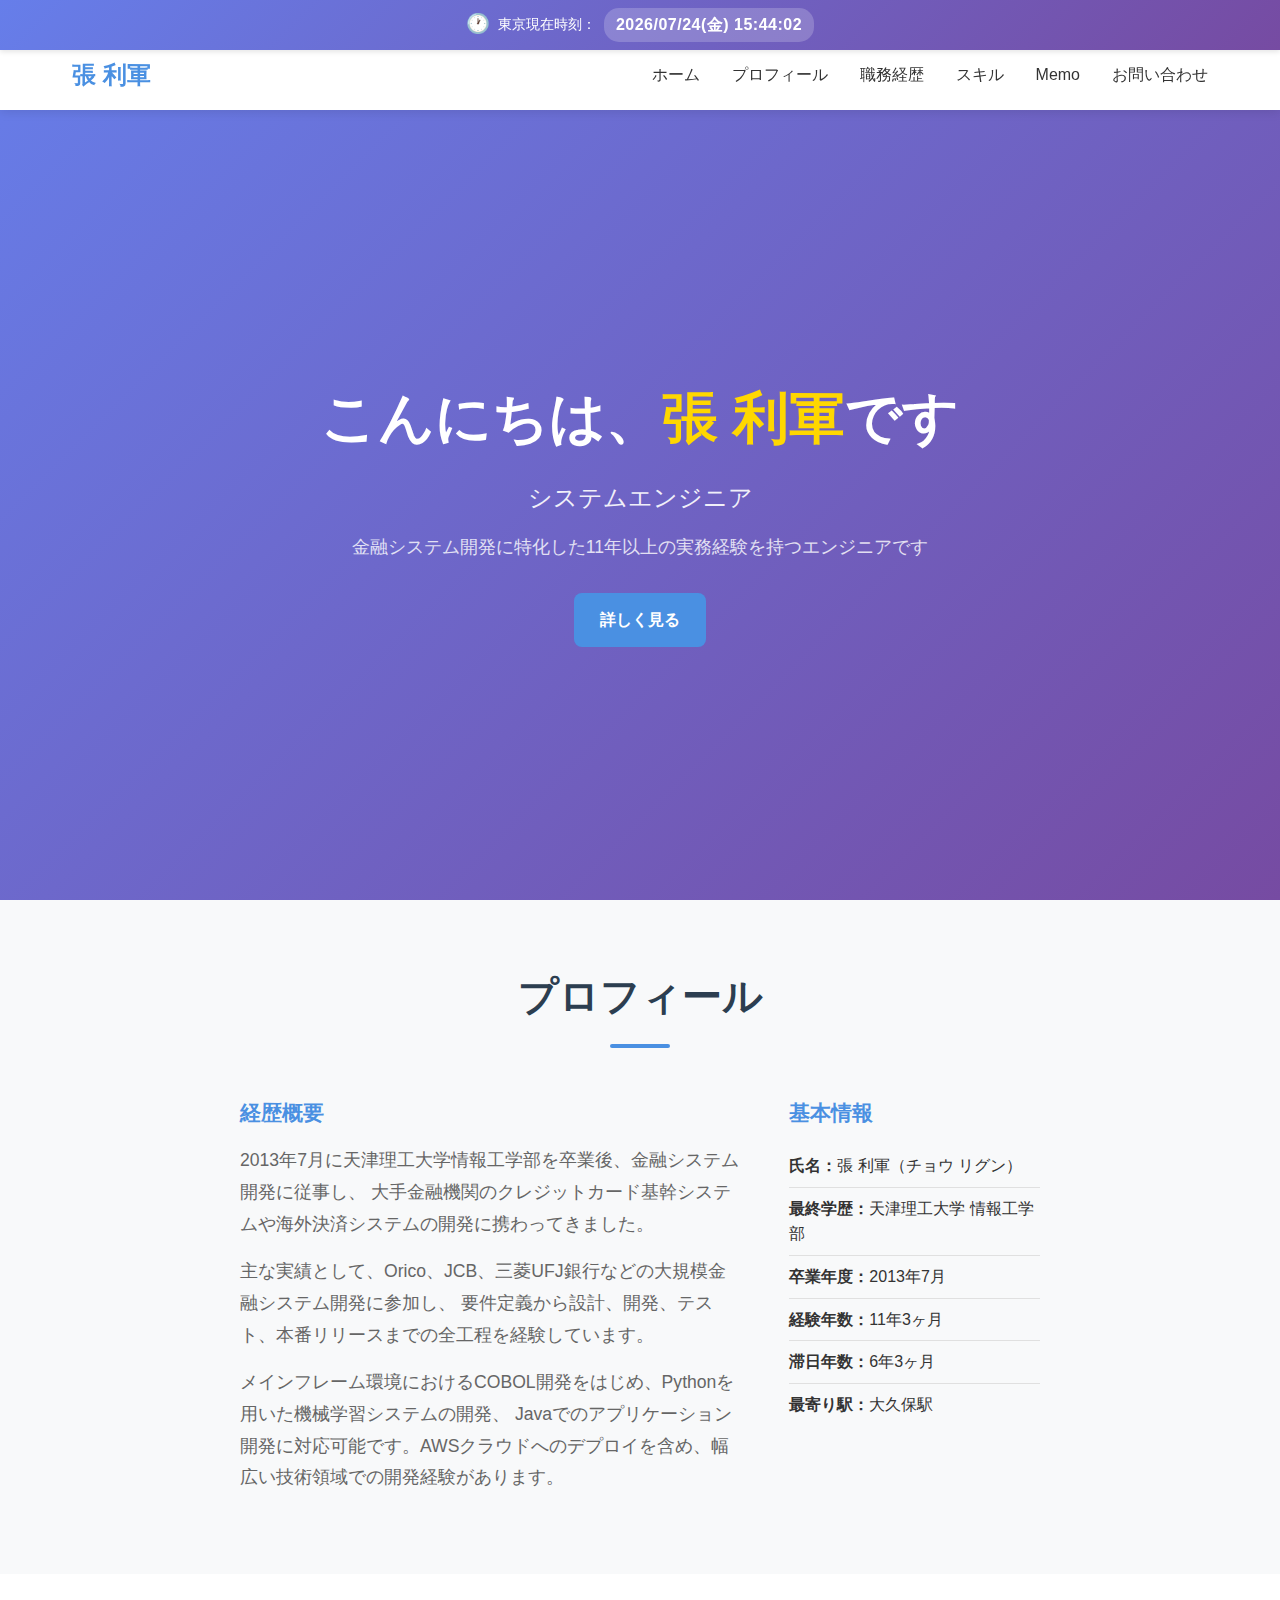
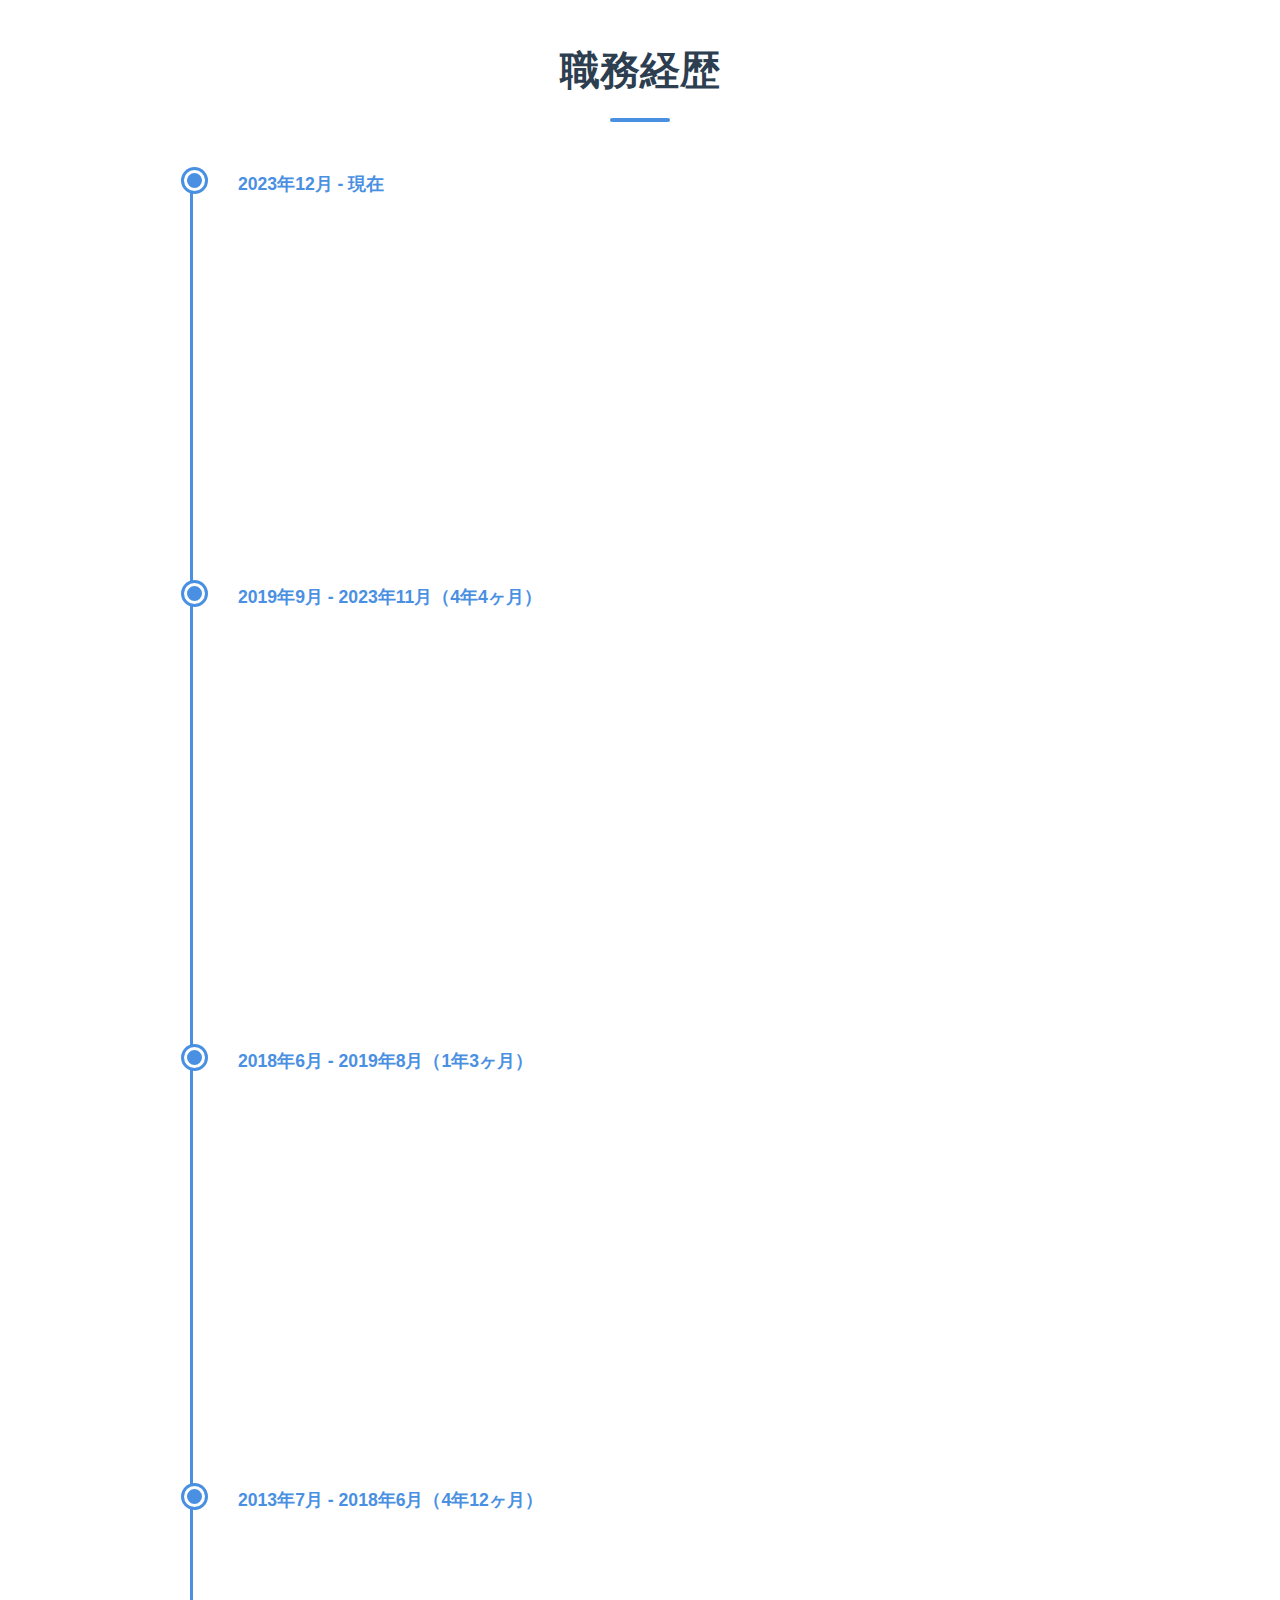
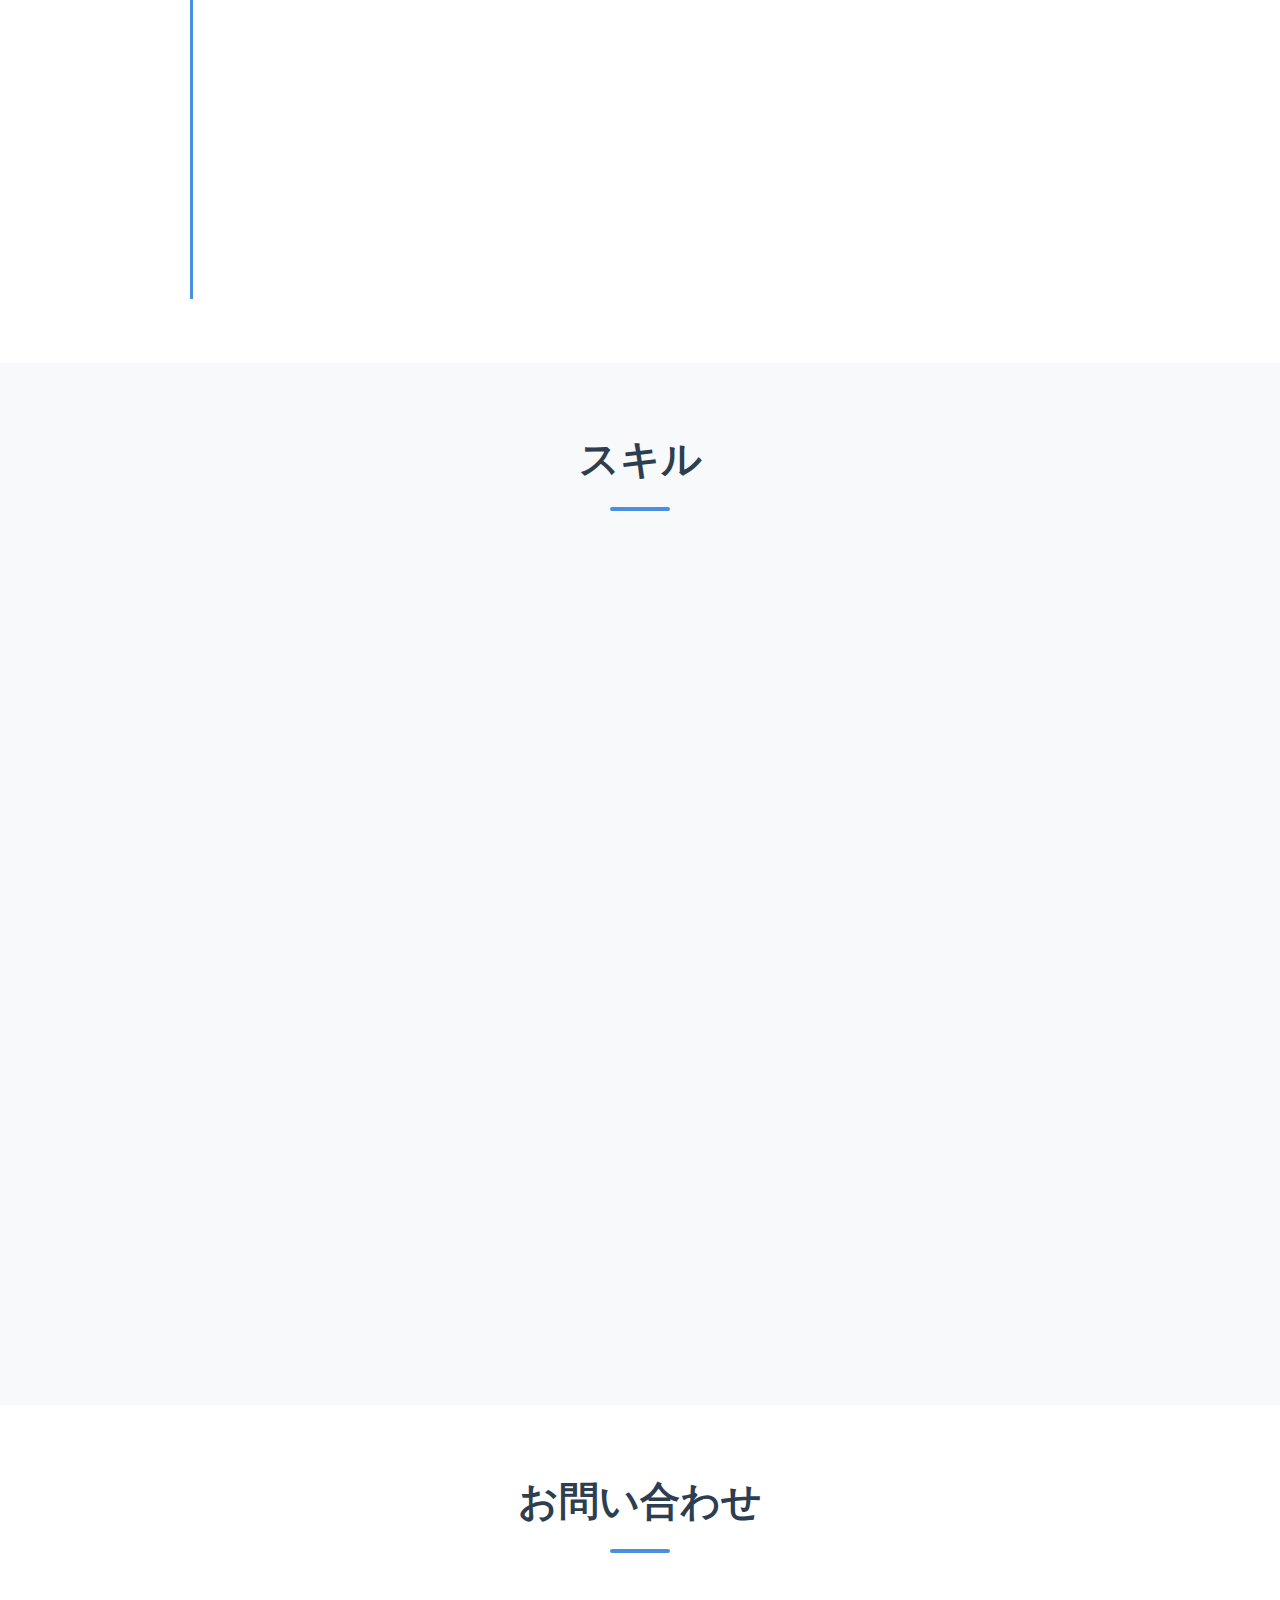
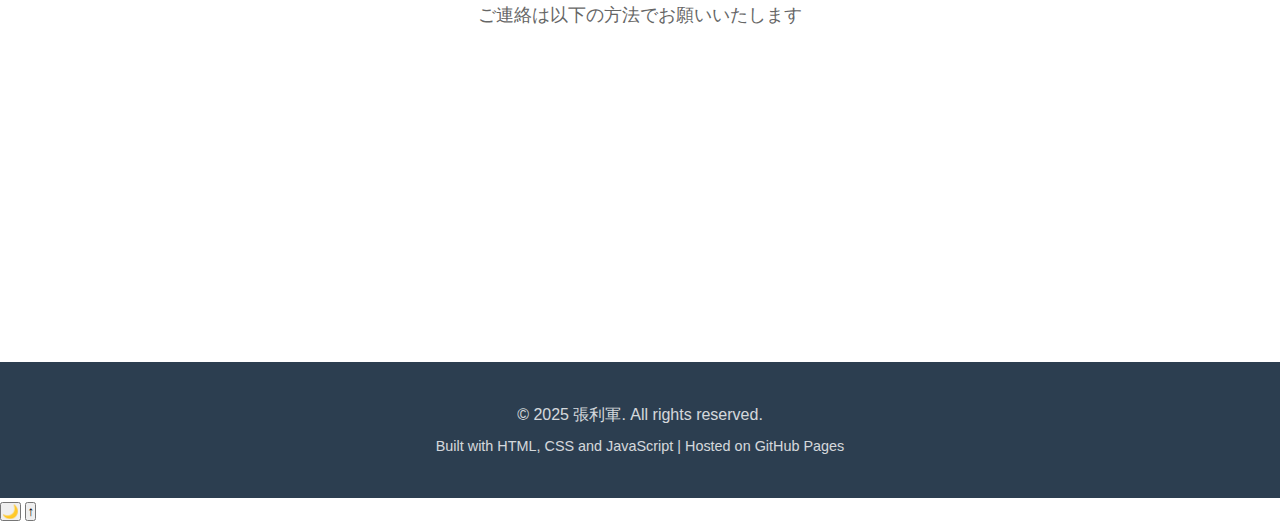
<file: index.html>
<!DOCTYPE html>
<html lang="ja">

<head>
    <meta charset="UTF-8">
    <meta name="viewport" content="width=device-width, initial-scale=1.0">

    <!-- SEO基本タグ -->
    <meta name="description" content="張利軍 - 11年以上の経験を持つ金融システムエンジニア。COBOL、Python、Java、AWS等の技術を活用し、三菱UFJ銀行、JCBなど大手金融機関のシステム開発に携わっています。">
    <meta name="keywords" content="張利軍,システムエンジニア,金融システム,COBOL,Python,Java,AWS,三菱UFJ銀行,JCB,ISO20022,クレジットカード,メインフレーム">
    <meta name="author" content="張利軍">
    <meta name="robots" content="index, follow">
    <meta name="language" content="Japanese">
    <link rel="canonical" href="https://lijzhang-pi.github.io/mysite/">

    <!-- Open Graph / Facebook -->
    <meta property="og:type" content="website">
    <meta property="og:url" content="https://lijzhang-pi.github.io/mysite/">
    <meta property="og:title" content="張利軍 - 金融システムエンジニア | 11年以上の実務経験">
    <meta property="og:description" content="COBOL、Python、Java、AWSを駆使した金融システム開発のプロフェッショナル。三菱UFJ銀行、JCBなど大手金融機関でのプロジェクト経験多数。">
    <meta property="og:image" content="https://lijzhang-pi.github.io/mysite/assets/og-image.jpg">
    <meta property="og:locale" content="ja_JP">
    <meta property="og:site_name" content="張利軍 ポートフォリオ">

    <!-- Twitter Card -->
    <meta name="twitter:card" content="summary_large_image">
    <meta name="twitter:url" content="https://lijzhang-pi.github.io/mysite/">
    <meta name="twitter:title" content="張利軍 - 金融システムエンジニア">
    <meta name="twitter:description" content="11年以上の経験を持つ金融システムエンジニア。COBOL、Python、Java、AWS等の技術を活用。">
    <meta name="twitter:image" content="https://lijzhang-pi.github.io/mysite/assets/og-image.jpg">

    <!-- アプリケーションメタ -->
    <meta name="theme-color" content="#667eea">
    <meta name="apple-mobile-web-app-capable" content="yes">
    <meta name="apple-mobile-web-app-status-bar-style" content="black-translucent">
    <meta name="apple-mobile-web-app-title" content="張利軍">
    <meta name="format-detection" content="telephone=no">

    <title>張利軍 - 金融システムエンジニア | COBOL・Python・Java・AWS</title>

    <!-- リソースプリロード -->
    <link rel="preload" href="styles/main.css" as="style">
    <link rel="stylesheet" href="styles/main.css">
    <link rel="manifest" href="manifest.json">

    <!-- DNS プリフェッチ -->
    <link rel="dns-prefetch" href="https://lijzhang-pi.github.io">

    <!-- 構造化データ (Schema.org JSON-LD) -->
    <script type="application/ld+json">
    {
      "@context": "https://schema.org",
      "@type": "Person",
      "name": "張利軍",
      "alternateName": "Lijun Zhang",
      "url": "https://lijzhang-pi.github.io/mysite/",
      "image": "https://lijzhang-pi.github.io/mysite/assets/profile.jpg",
      "jobTitle": "システムエンジニア",
      "worksFor": {
        "@type": "Organization",
        "name": "三菱UFJ銀行"
      },
      "description": "11年以上の経験を持つ金融システムエンジニア。COBOL、Python、Java、AWS等の技術を活用し、大手金融機関のシステム開発に携わる。",
      "email": "lijzhang@outlook.com",
      "alumniOf": {
        "@type": "CollegeOrUniversity",
        "name": "専門学校"
      },
      "knowsAbout": [
        "COBOL",
        "Python",
        "Java",
        "AWS",
        "IBM z/OS",
        "DB2",
        "金融システム開発",
        "ISO20022",
        "クレジットカードシステム"
      ],
      "sameAs": [
        "https://github.com/lijzhang-pi"
      ],
      "address": {
        "@type": "PostalAddress",
        "addressLocality": "東京",
        "addressRegion": "東京都",
        "addressCountry": "JP"
      }
    }
    </script>
</head>

<body>
    <!-- 東京時間表示 -->
    <div class="time-bar">
        <div class="container">
            <div class="time-display">
                <span class="time-icon">🕐</span>
                <span class="time-label">東京現在時刻：</span>
                <span id="tokyo-time" class="time-value">読み込み中...</span>
            </div>
        </div>
    </div>

    <!-- ナビゲーションバー -->
    <nav class="navbar" role="navigation" aria-label="メインナビゲーション">
        <div class="container">
            <div class="nav-brand">
                <h2>張 利軍</h2>
            </div>
            <button class="nav-toggle" aria-label="メニュー切替" aria-expanded="false" aria-controls="main-menu">
                <span aria-hidden="true"></span>
                <span aria-hidden="true"></span>
                <span aria-hidden="true"></span>
            </button>
            <ul class="nav-menu" id="main-menu" role="menubar">
                <li><a href="#home" class="nav-link">ホーム</a></li>
                <li><a href="#about" class="nav-link">プロフィール</a></li>
                <li><a href="#experience" class="nav-link">職務経歴</a></li>
                <li><a href="#skills" class="nav-link">スキル</a></li>
                <li><a href="memo.html" class="nav-link">Memo</a></li>
                <li><a href="#contact" class="nav-link">お問い合わせ</a></li>
            </ul>
        </div>
    </nav>

    <!-- ヒーローセクション -->
    <section id="home" class="hero" role="banner" aria-label="イントロダクション">
        <div class="container">
            <div class="hero-content">
                <h1 class="hero-title">こんにちは、<span class="highlight">張 利軍</span>です</h1>
                <p class="hero-subtitle">システムエンジニア</p>
                <p class="hero-description">
                    金融システム開発に特化した11年以上の実務経験を持つエンジニアです
                </p>
                <a href="#about" class="btn btn-primary" aria-label="プロフィールセクションへ移動">詳しく見る</a>
            </div>
        </div>
    </section>

    <!-- プロフィール -->
    <section id="about" class="section about" role="region" aria-labelledby="about-title">
        <div class="container">
            <h2 id="about-title" class="section-title">プロフィール</h2>
            <div class="about-content">
                <div class="about-grid">
                    <div class="about-text">
                        <h3>経歴概要</h3>
                        <p>
                            2013年7月に天津理工大学情報工学部を卒業後、金融システム開発に従事し、
                            大手金融機関のクレジットカード基幹システムや海外決済システムの開発に携わってきました。
                        </p>
                        <p>
                            主な実績として、Orico、JCB、三菱UFJ銀行などの大規模金融システム開発に参加し、
                            要件定義から設計、開発、テスト、本番リリースまでの全工程を経験しています。
                        </p>
                        <p>
                            メインフレーム環境におけるCOBOL開発をはじめ、Pythonを用いた機械学習システムの開発、
                            Javaでのアプリケーション開発に対応可能です。AWSクラウドへのデプロイを含め、幅広い技術領域での開発経験があります。
                        </p>
                    </div>
                    <div class="about-info">
                        <h3>基本情報</h3>
                        <ul class="info-list">
                            <li><strong>氏名：</strong>張 利軍（チョウ リグン）</li>
                            <li><strong>最終学歴：</strong>天津理工大学 情報工学部</li>
                            <li><strong>卒業年度：</strong>2013年7月</li>
                            <li><strong>経験年数：</strong>11年3ヶ月</li>
                            <li><strong>滞日年数：</strong>6年3ヶ月</li>
                            <li><strong>最寄り駅：</strong>大久保駅</li>
                        </ul>
                    </div>
                </div>
            </div>
        </div>
    </section>

    <!-- 職務経歴 -->
    <section id="experience" class="section projects" role="region" aria-labelledby="experience-title">
        <div class="container">
            <h2 class="section-title">職務経歴</h2>
            <div class="timeline">
                <!-- プロジェクト1 -->
                <div class="timeline-item">
                    <div class="timeline-date">2023年12月 - 現在</div>
                    <div class="project-card">
                        <div class="project-header">
                            <h3 class="project-title">OVS-BAS（三菱UFJ銀行海外システム）</h3>
                            <span class="role-badge">SE</span>
                        </div>
                        <div class="project-info">
                            <p class="project-description">
                                三菱UFJ銀行の海外基幹システムにおけるSWIFT ISO20022対応プロジェクト。
                                MTフォーマットからMXフォーマットへの変更に伴い、camt電文処理機能の開発、
                                画面・帳票改修、インターフェース構築を担当。
                            </p>
                            <div class="project-details">
                                <div><strong>規模：</strong>30名</div>
                                <div><strong>担当工程：</strong>基本設計、製造、テスト、本番リリース</div>
                            </div>
                            <div class="project-tags">
                                <span class="tag">IBM z/OS</span>
                                <span class="tag">COBOL</span>
                                <span class="tag">JCL</span>
                                <span class="tag">DB2</span>
                                <span class="tag">ISO20022</span>
                            </div>
                        </div>
                    </div>
                </div>

                <!-- プロジェクト2 -->
                <div class="timeline-item">
                    <div class="timeline-date">2019年9月 - 2023年11月（4年4ヶ月）</div>
                    <div class="project-card">
                        <div class="project-header">
                            <h3 class="project-title">JENIUS（JCBクレジットカード基幹システム）</h3>
                            <span class="role-badge">SE</span>
                        </div>
                        <div class="project-info">
                            <p class="project-description">
                                JCBのクレジットカード基幹システムにおける加盟店情報・売上管理機能の開発。
                                システム化要件定義から本番リリースまでの全工程を担当。
                                主な案件：媒体切替、加盟店口座クリーニング、テスト売上データ有効性チェック、ISO20022対応。
                            </p>
                            <div class="project-details">
                                <div><strong>規模：</strong>50名</div>
                                <div><strong>担当工程：</strong>要件定義、基本設計、詳細設計、製造、テスト、リリース</div>
                            </div>
                            <div class="project-tags">
                                <span class="tag">IBM z/OS</span>
                                <span class="tag">COBOL</span>
                                <span class="tag">Java</span>
                                <span class="tag">DB2</span>
                            </div>
                        </div>
                    </div>
                </div>

                <!-- プロジェクト3 -->
                <div class="timeline-item">
                    <div class="timeline-date">2018年6月 - 2019年8月（1年3ヶ月）</div>
                    <div class="project-card">
                        <div class="project-header">
                            <h3 class="project-title">IP-ASSET（ソーシャル評判分析システム）</h3>
                            <span class="role-badge">SE</span>
                        </div>
                        <div class="project-info">
                            <p class="project-description">
                                融資先企業・店舗のソーシャルメディアにおける評判を取得・分析するシステム。
                                Yahoo、Googleロコなどの外部APIと連携し、口コミ情報を取得。
                                TensorFlowを用いた自然言語処理により、センチメント分析（Positive/Neutral/Negative）を実装。
                            </p>
                            <div class="project-details">
                                <div><strong>規模：</strong>10名</div>
                                <div><strong>担当工程：</strong>全工程（要件定義～リリース）</div>
                            </div>
                            <div class="project-tags">
                                <span class="tag">Python</span>
                                <span class="tag">Angular</span>
                                <span class="tag">MongoDB</span>
                                <span class="tag">TensorFlow</span>
                                <span class="tag">機械学習</span>
                            </div>
                        </div>
                    </div>
                </div>

                <!-- プロジェクト4 -->
                <div class="timeline-item">
                    <div class="timeline-date">2013年7月 - 2018年6月（4年12ヶ月）</div>
                    <div class="project-card">
                        <div class="project-header">
                            <h3 class="project-title">HELIOS（Oricoクレジットカードシステム）</h3>
                            <span class="role-badge">PG</span>
                        </div>
                        <div class="project-info">
                            <p class="project-description">
                                オリエントコーポレーションのクレジットカード基幹システム開発。
                                詳細設計書に基づくCOBOLプログラミング、単体テスト、結合テスト、
                                システムテストの実施。TWS JOBNETの運用管理も担当。
                            </p>
                            <div class="project-details">
                                <div><strong>規模：</strong>1200名</div>
                                <div><strong>担当工程：</strong>詳細設計、製造、テスト</div>
                            </div>
                            <div class="project-tags">
                                <span class="tag">IBM z/OS</span>
                                <span class="tag">COBOL</span>
                                <span class="tag">JCL</span>
                                <span class="tag">DB2</span>
                                <span class="tag">HLL/WB</span>
                            </div>
                        </div>
                    </div>
                </div>
            </div>
        </div>
    </section>

    <!-- スキル -->
    <section id="skills" class="section skills" role="region" aria-labelledby="skills-title">
        <div class="container">
            <h2 id="skills-title" class="section-title">スキル</h2>
            <div class="skills-container">
                <!-- OS/機種 -->
                <div class="skill-category">
                    <h3 class="skill-category-title">OS / 機種</h3>
                    <div class="skill-items">
                        <div class="skill-item">
                            <span class="skill-name">Windows</span>
                            <span class="skill-level level-a">A - 精通</span>
                        </div>
                        <div class="skill-item">
                            <span class="skill-name">IBM z/OS</span>
                            <span class="skill-level level-a">A - 精通</span>
                        </div>
                        <div class="skill-item">
                            <span class="skill-name">Linux</span>
                            <span class="skill-level level-b">B - 単独可能</span>
                        </div>
                        <div class="skill-item">
                            <span class="skill-name">Mac OS</span>
                            <span class="skill-level level-b">B - 単独可能</span>
                        </div>
                    </div>
                </div>

                <!-- プログラミング言語 -->
                <div class="skill-category">
                    <h3 class="skill-category-title">プログラミング言語</h3>
                    <div class="skill-items">
                        <div class="skill-item">
                            <span class="skill-name">COBOL</span>
                            <span class="skill-level level-a">A - 精通</span>
                        </div>
                        <div class="skill-item">
                            <span class="skill-name">Python</span>
                            <span class="skill-level level-b">B - 単独可能</span>
                        </div>
                        <div class="skill-item">
                            <span class="skill-name">Java</span>
                            <span class="skill-level level-c">B - 単独可能</span>
                        </div>
                        <div class="skill-item">
                            <span class="skill-name">JCL</span>
                            <span class="skill-level level-a">A - 精通</span>
                        </div>
                        <div class="skill-item">
                            <span class="skill-name">Easy-Plus</span>
                            <span class="skill-level level-b">A - 精通</span>
                        </div>
                    </div>
                </div>

                <!-- データベース -->
                <div class="skill-category">
                    <h3 class="skill-category-title">データベース</h3>
                    <div class="skill-items">
                        <div class="skill-item">
                            <span class="skill-name">DB2</span>
                            <span class="skill-level level-a">A - 精通</span>
                        </div>
                        <div class="skill-item">
                            <span class="skill-name">Oracle</span>
                            <span class="skill-level level-b">B - 単独可能</span>
                        </div>
                        <div class="skill-item">
                            <span class="skill-name">MongoDB</span>
                            <span class="skill-level level-b">B - 単独可能</span>
                        </div>
                    </div>
                </div>

                <!-- フレームワーク・ツール -->
                <div class="skill-category">
                    <h3 class="skill-category-title">フレームワーク / ツール</h3>
                    <div class="skill-items">
                        <div class="skill-item">
                            <span class="skill-name">Spring</span>
                            <span class="skill-level level-b">B - 単独可能</span>
                        </div>
                        <div class="skill-item">
                            <span class="skill-name">Angular</span>
                            <span class="skill-level level-b">B - 単独可能</span>
                        </div>
                        <div class="skill-item">
                            <span class="skill-name">TensorFlow</span>
                            <span class="skill-level level-b">B - 単独可能</span>
                        </div>
                        <div class="skill-item">
                            <span class="skill-name">HLL/WB</span>
                            <span class="skill-level level-a">A - 精通</span>
                        </div>
                    </div>
                </div>

                <!-- 業務知識 -->
                <div class="skill-category">
                    <h3 class="skill-category-title">業務知識</h3>
                    <div class="skill-items">
                        <div class="skill-item">
                            <span class="skill-name">金融システム</span>
                            <span class="skill-level level-a">A - 精通</span>
                        </div>
                        <div class="skill-item">
                            <span class="skill-name">クレジットカード業務</span>
                            <span class="skill-level level-a">A - 精通</span>
                        </div>
                        <div class="skill-item">
                            <span class="skill-name">SWIFT / ISO20022</span>
                            <span class="skill-level level-a">A - 精通</span>
                        </div>
                    </div>
                </div>

                <!-- 言語能力 -->
                <div class="skill-category">
                    <h3 class="skill-category-title">言語能力</h3>
                    <div class="skill-items">
                        <div class="skill-item">
                            <span class="skill-name">日本語</span>
                            <span class="skill-level level-b">B - ビジネスレベル</span>
                        </div>
                        <div class="skill-item">
                            <span class="skill-name">中国語</span>
                            <span class="skill-level level-a">A - 母国語</span>
                        </div>
                        <div class="skill-item">
                            <span class="skill-name">英語</span>
                            <span class="skill-level level-c">C - 交流可能</span>
                        </div>
                    </div>
                </div>
            </div>
        </div>
    </section>

    <!-- お問い合わせ -->
    <section id="contact" class="section contact" role="region" aria-labelledby="contact-title">
        <div class="container">
            <h2 id="contact-title" class="section-title">お問い合わせ</h2>
            <div class="contact-content">
                <p class="contact-intro">
                    ご連絡は以下の方法でお願いいたします
                </p>
                <div class="contact-methods">
                    <div class="contact-item">
                        <div class="contact-icon">📧</div>
                        <h3>メール</h3>
                        <p><a href="mailto:lijzhang@outlook.com">lijzhang@outlook.com</a></p>
                    </div>
                    <div class="contact-item">
                        <div class="contact-icon">🔗</div>
                        <h3>GitHub</h3>
                        <p><a href="https://github.com/lijzhang-pi" target="_blank">github.com/lijzhang-pi</a></p>
                    </div>
                    <div class="contact-item">
                        <div class="contact-icon">📍</div>
                        <h3>最寄り駅</h3>
                        <p>大久保駅</p>
                    </div>
                </div>
            </div>
        </div>
    </section>

    <!-- フッター -->
    <footer class="footer" role="contentinfo" aria-label="サイトフッター">
        <div class="container">
            <p>&copy; 2025 張利軍. All rights reserved.</p>
            <p class="footer-note">Built with HTML, CSS and JavaScript | Hosted on GitHub Pages</p>
        </div>
    </footer>

    <!-- テーマ切替ボタン -->
    <button class="theme-toggle" id="theme-toggle" aria-label="テーマ切替" title="ダークモード切替">
        <span id="theme-icon">🌙</span>
    </button>

    <!-- トップに戻るボタン -->
    <button class="back-to-top" id="back-to-top" aria-label="トップに戻る" title="トップに戻る">
        ↑
    </button>

    <script src="scripts/main.js" defer></script>
</body>

</html>
</file>
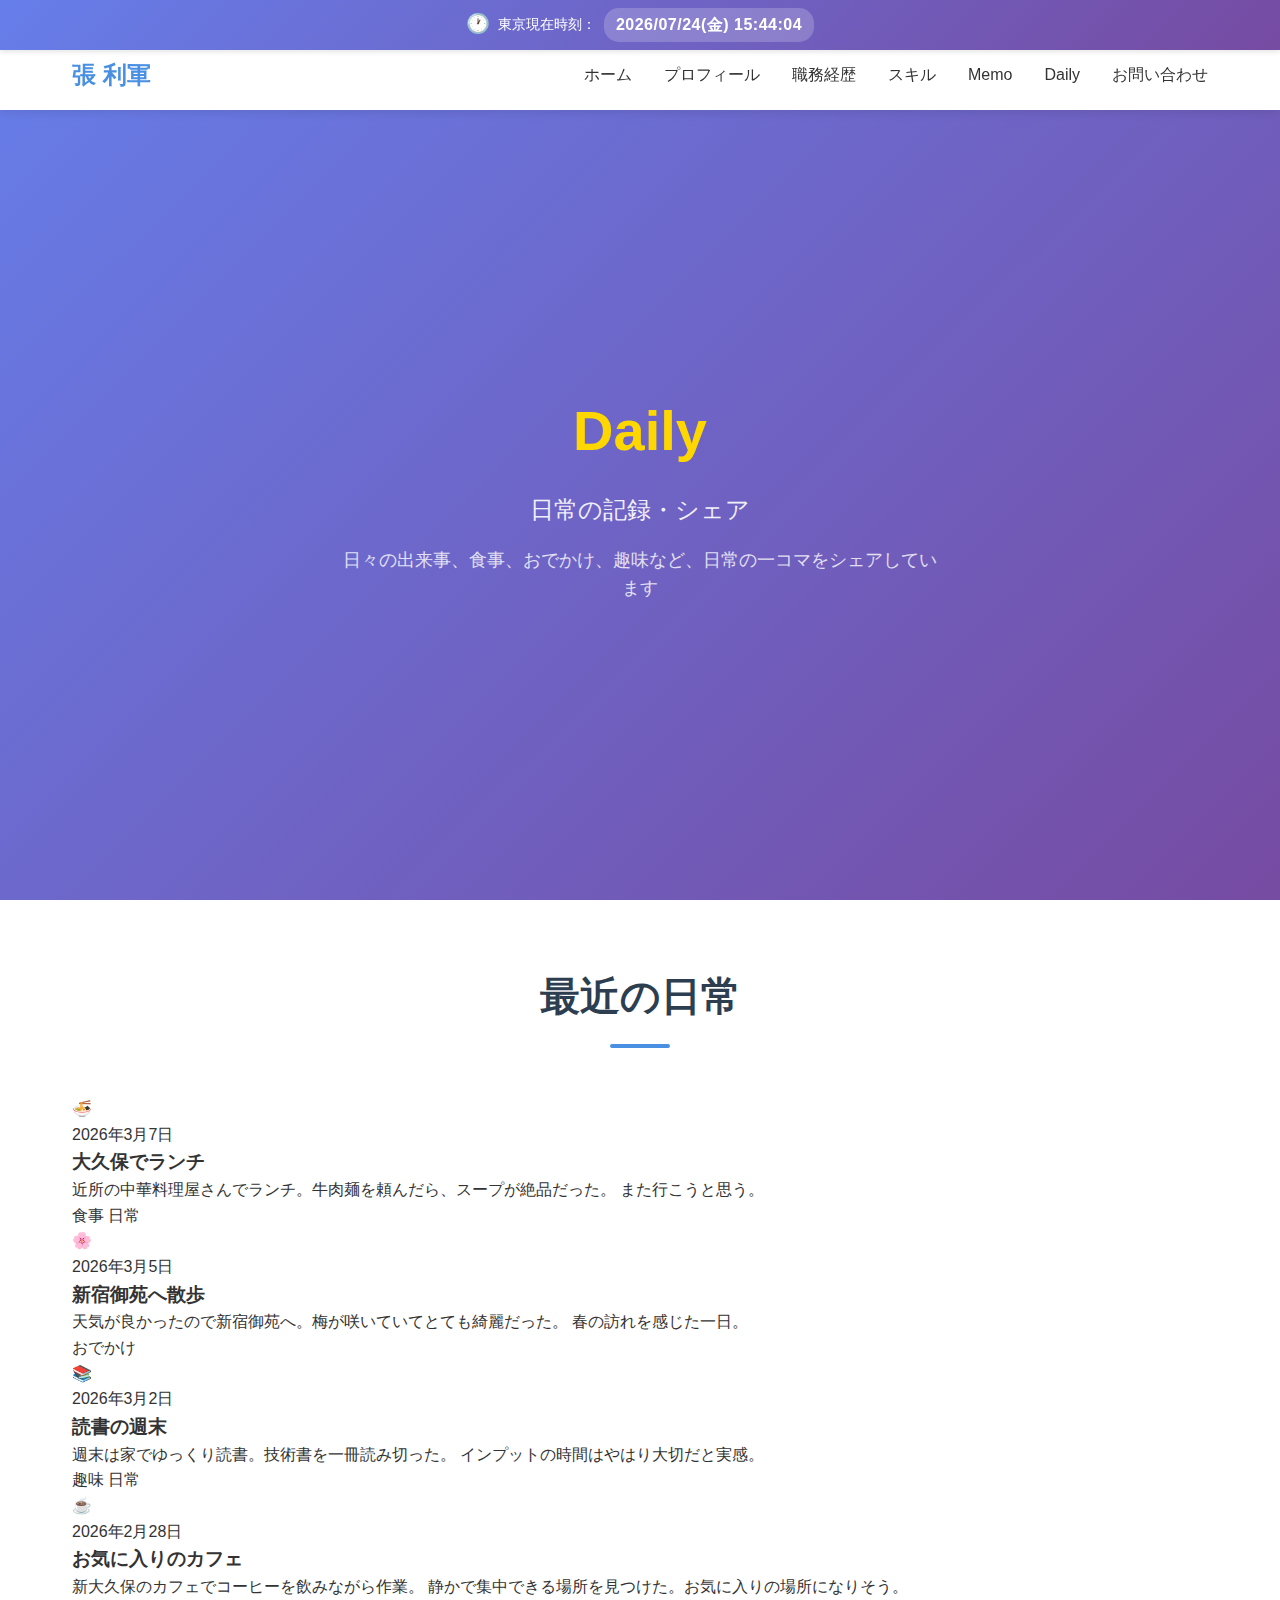
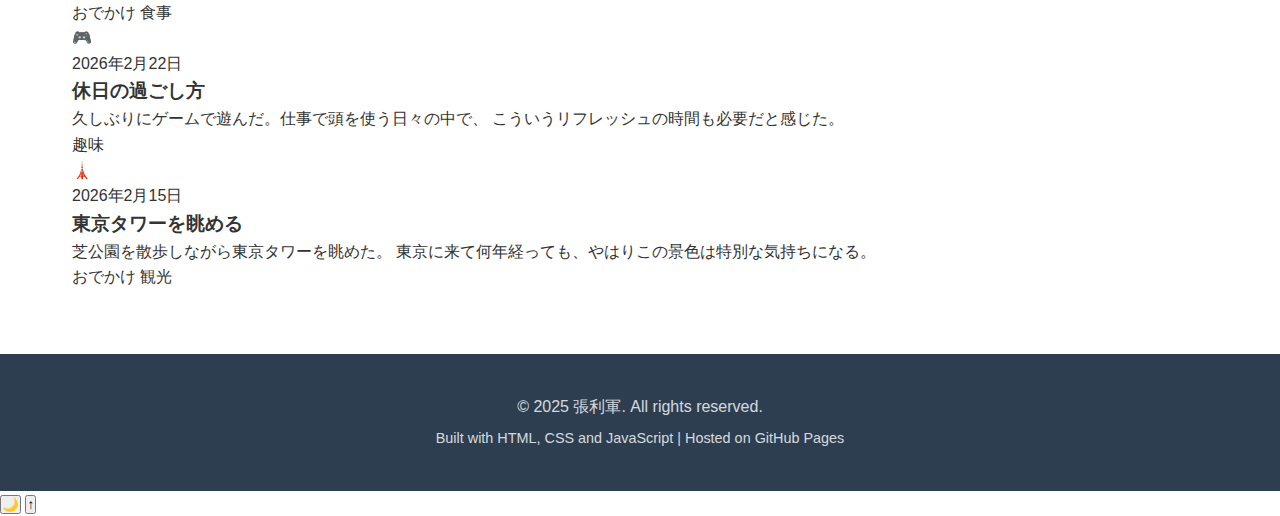
<file: daily.html>
<!DOCTYPE html>
<html lang="ja">

<head>
    <meta charset="UTF-8">
    <meta name="viewport" content="width=device-width, initial-scale=1.0">

    <!-- SEO基本タグ -->
    <meta name="description" content="張利軍の日常記録 - 日々の出来事、食事、おでかけ、趣味など日常の一コマを記録・共有しています。">
    <meta name="keywords" content="張利軍,Daily,日常記録,日常,生活,東京,趣味,おでかけ">
    <meta name="author" content="張利軍">
    <meta name="robots" content="index, follow">
    <meta name="language" content="Japanese">
    <link rel="canonical" href="https://lijzhang-pi.github.io/mysite/daily.html">

    <!-- Open Graph / Facebook -->
    <meta property="og:type" content="website">
    <meta property="og:url" content="https://lijzhang-pi.github.io/mysite/daily.html">
    <meta property="og:title" content="Daily - 張利軍の日常記録">
    <meta property="og:description" content="日々の出来事、食事、おでかけ、趣味など日常の一コマを記録・共有しています。">
    <meta property="og:image" content="https://lijzhang-pi.github.io/mysite/assets/og-image.jpg">
    <meta property="og:locale" content="ja_JP">
    <meta property="og:site_name" content="張利軍 ポートフォリオ">

    <!-- Twitter Card -->
    <meta name="twitter:card" content="summary_large_image">
    <meta name="twitter:url" content="https://lijzhang-pi.github.io/mysite/daily.html">
    <meta name="twitter:title" content="Daily - 張利軍の日常記録">
    <meta name="twitter:description" content="日々の出来事、食事、おでかけ、趣味など日常の一コマを記録。">
    <meta name="twitter:image" content="https://lijzhang-pi.github.io/mysite/assets/og-image.jpg">

    <!-- アプリケーションメタ -->
    <meta name="theme-color" content="#43e97b">
    <meta name="apple-mobile-web-app-capable" content="yes">
    <meta name="apple-mobile-web-app-status-bar-style" content="black-translucent">
    <meta name="apple-mobile-web-app-title" content="張利軍 Daily">
    <meta name="format-detection" content="telephone=no">

    <title>Daily - 張利軍の日常記録</title>

    <!-- リソースプリロード -->
    <link rel="preload" href="styles/main.css" as="style">
    <link rel="stylesheet" href="styles/main.css">
    <link rel="manifest" href="manifest.json">

    <!-- DNS プリフェッチ -->
    <link rel="dns-prefetch" href="https://lijzhang-pi.github.io">
</head>

<body>
    <!-- 東京時間表示 -->
    <div class="time-bar">
        <div class="container">
            <div class="time-display">
                <span class="time-icon">🕐</span>
                <span class="time-label">東京現在時刻：</span>
                <span id="tokyo-time" class="time-value">読み込み中...</span>
            </div>
        </div>
    </div>

    <!-- ナビゲーションバー -->
    <nav class="navbar" role="navigation" aria-label="メインナビゲーション">
        <div class="container">
            <div class="nav-brand">
                <h2>張 利軍</h2>
            </div>
            <button class="nav-toggle" aria-label="メニュー切替" aria-expanded="false" aria-controls="main-menu">
                <span aria-hidden="true"></span>
                <span aria-hidden="true"></span>
                <span aria-hidden="true"></span>
            </button>
            <ul class="nav-menu" id="main-menu" role="menubar">
                <li><a href="index.html" class="nav-link">ホーム</a></li>
                <li><a href="index.html#about" class="nav-link">プロフィール</a></li>
                <li><a href="index.html#experience" class="nav-link">職務経歴</a></li>
                <li><a href="index.html#skills" class="nav-link">スキル</a></li>
                <li><a href="memo.html" class="nav-link">Memo</a></li>
                <li><a href="daily.html" class="nav-link active">Daily</a></li>
                <li><a href="index.html#contact" class="nav-link">お問い合わせ</a></li>
            </ul>
        </div>
    </nav>

    <!-- Dailyヒーローセクション -->
    <section class="hero daily-hero" role="banner" aria-label="Dailyページイントロダクション">
        <div class="container">
            <div class="hero-content">
                <h1 class="hero-title"><span class="highlight">Daily</span></h1>
                <p class="hero-subtitle">日常の記録・シェア</p>
                <p class="hero-description">
                    日々の出来事、食事、おでかけ、趣味など、日常の一コマをシェアしています
                </p>
            </div>
        </div>
    </section>

    <!-- Dailyコンテンツ -->
    <section class="section daily-section" role="region" aria-label="日常記録一覧">
        <div class="container">
            <h2 class="section-title">最近の日常</h2>

            <div class="daily-grid">

                <!-- Daily記録1 -->
                <div class="daily-card">
                    <div class="daily-card-image">🍜</div>
                    <div class="daily-card-body">
                        <p class="daily-card-date">2026年3月7日</p>
                        <h3 class="daily-card-title">大久保でランチ</h3>
                        <p class="daily-card-text">
                            近所の中華料理屋さんでランチ。牛肉麺を頼んだら、スープが絶品だった。
                            また行こうと思う。
                        </p>
                        <div>
                            <span class="daily-tag tag-food">食事</span>
                            <span class="daily-tag tag-daily">日常</span>
                        </div>
                    </div>
                </div>

                <!-- Daily記録2 -->
                <div class="daily-card">
                    <div class="daily-card-image">🌸</div>
                    <div class="daily-card-body">
                        <p class="daily-card-date">2026年3月5日</p>
                        <h3 class="daily-card-title">新宿御苑へ散歩</h3>
                        <p class="daily-card-text">
                            天気が良かったので新宿御苑へ。梅が咲いていてとても綺麗だった。
                            春の訪れを感じた一日。
                        </p>
                        <div>
                            <span class="daily-tag tag-outing">おでかけ</span>
                        </div>
                    </div>
                </div>

                <!-- Daily記録3 -->
                <div class="daily-card">
                    <div class="daily-card-image">📚</div>
                    <div class="daily-card-body">
                        <p class="daily-card-date">2026年3月2日</p>
                        <h3 class="daily-card-title">読書の週末</h3>
                        <p class="daily-card-text">
                            週末は家でゆっくり読書。技術書を一冊読み切った。
                            インプットの時間はやはり大切だと実感。
                        </p>
                        <div>
                            <span class="daily-tag tag-hobby">趣味</span>
                            <span class="daily-tag tag-daily">日常</span>
                        </div>
                    </div>
                </div>

                <!-- Daily記録4 -->
                <div class="daily-card">
                    <div class="daily-card-image">☕</div>
                    <div class="daily-card-body">
                        <p class="daily-card-date">2026年2月28日</p>
                        <h3 class="daily-card-title">お気に入りのカフェ</h3>
                        <p class="daily-card-text">
                            新大久保のカフェでコーヒーを飲みながら作業。
                            静かで集中できる場所を見つけた。お気に入りの場所になりそう。
                        </p>
                        <div>
                            <span class="daily-tag tag-outing">おでかけ</span>
                            <span class="daily-tag tag-food">食事</span>
                        </div>
                    </div>
                </div>

                <!-- Daily記録5 -->
                <div class="daily-card">
                    <div class="daily-card-image">🎮</div>
                    <div class="daily-card-body">
                        <p class="daily-card-date">2026年2月22日</p>
                        <h3 class="daily-card-title">休日の過ごし方</h3>
                        <p class="daily-card-text">
                            久しぶりにゲームで遊んだ。仕事で頭を使う日々の中で、
                            こういうリフレッシュの時間も必要だと感じた。
                        </p>
                        <div>
                            <span class="daily-tag tag-hobby">趣味</span>
                        </div>
                    </div>
                </div>

                <!-- Daily記録6 -->
                <div class="daily-card">
                    <div class="daily-card-image">🗼</div>
                    <div class="daily-card-body">
                        <p class="daily-card-date">2026年2月15日</p>
                        <h3 class="daily-card-title">東京タワーを眺める</h3>
                        <p class="daily-card-text">
                            芝公園を散歩しながら東京タワーを眺めた。
                            東京に来て何年経っても、やはりこの景色は特別な気持ちになる。
                        </p>
                        <div>
                            <span class="daily-tag tag-outing">おでかけ</span>
                            <span class="daily-tag tag-travel">観光</span>
                        </div>
                    </div>
                </div>

            </div>
        </div>
    </section>

    <!-- フッター -->
    <footer class="footer" role="contentinfo" aria-label="サイトフッター">
        <div class="container">
            <p>&copy; 2025 張利軍. All rights reserved.</p>
            <p class="footer-note">Built with HTML, CSS and JavaScript | Hosted on GitHub Pages</p>
        </div>
    </footer>

    <!-- テーマ切替ボタン -->
    <button class="theme-toggle" id="theme-toggle" aria-label="テーマ切替" title="ダークモード切替">
        <span id="theme-icon">🌙</span>
    </button>

    <!-- トップに戻るボタン -->
    <button class="back-to-top" id="back-to-top" aria-label="トップに戻る" title="トップに戻る">
        ↑
    </button>

    <script src="scripts/main.js" defer></script>
</body>

</html>
</file>
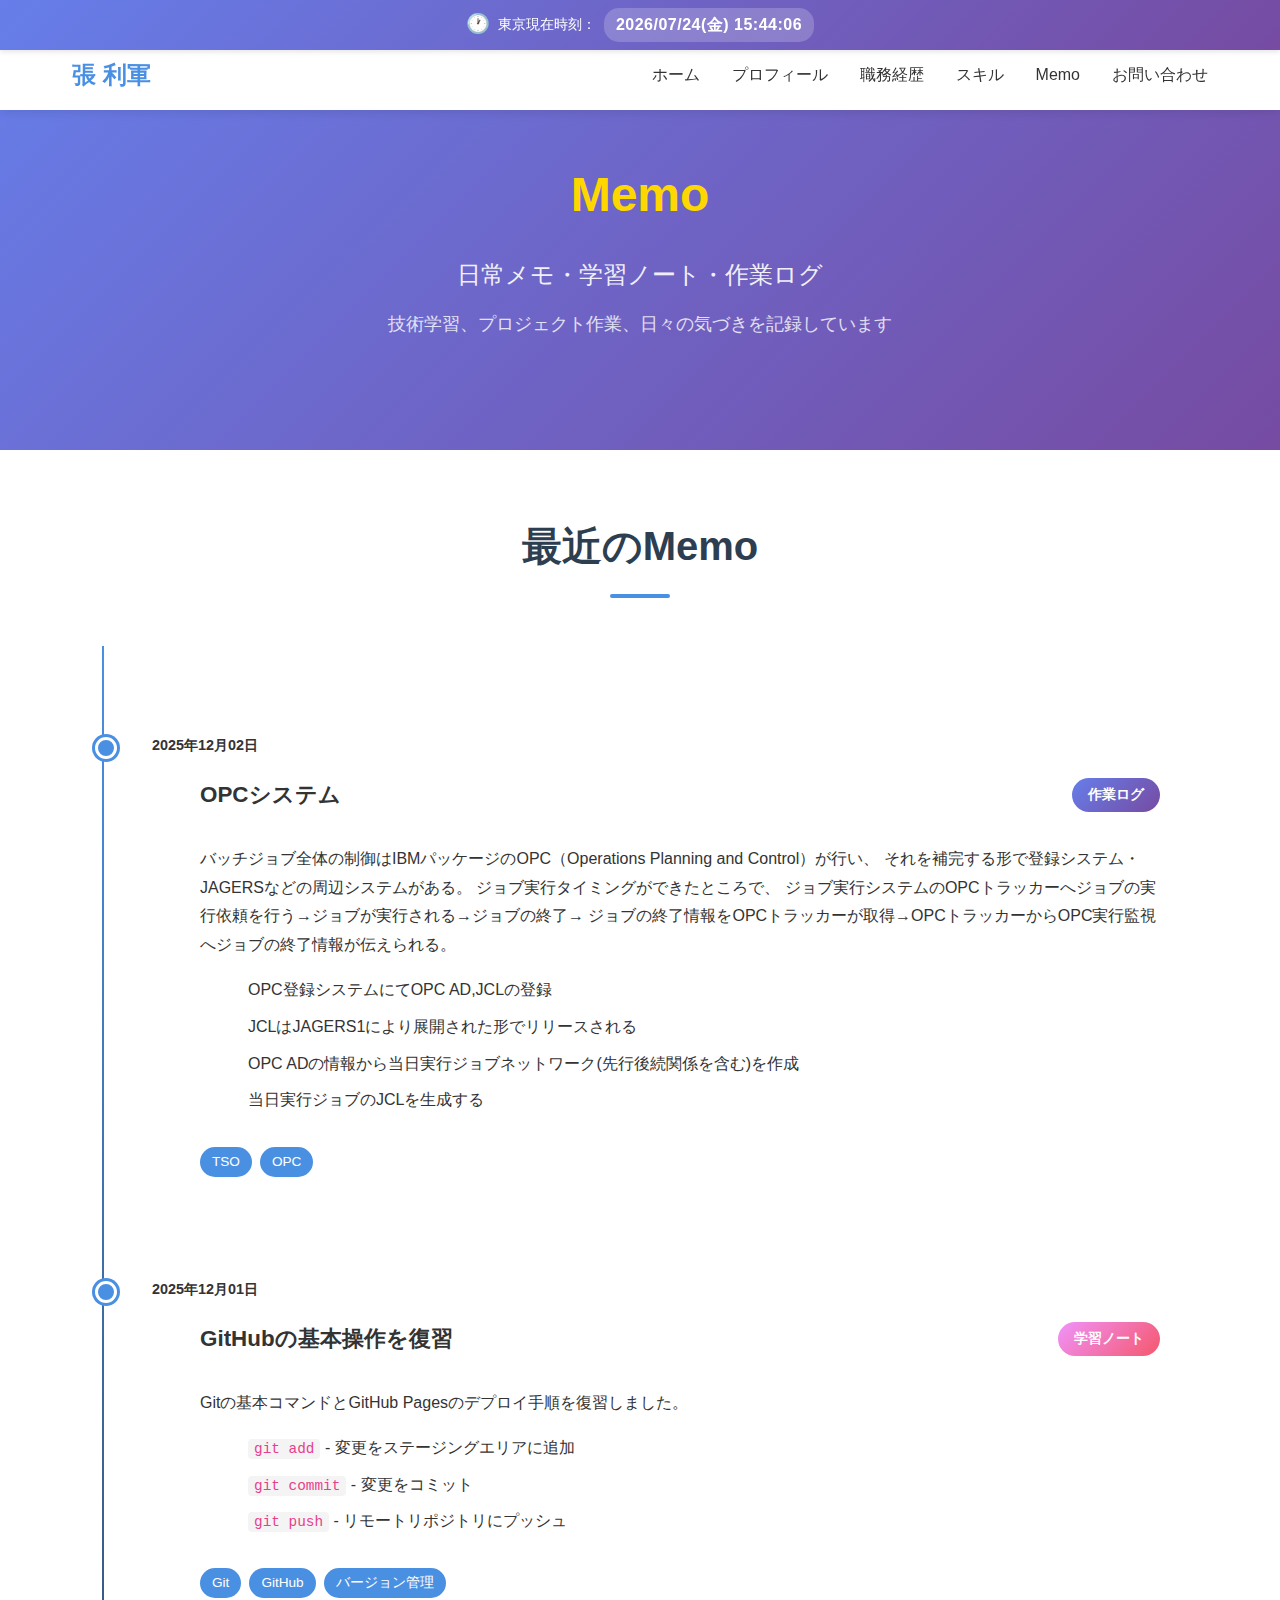
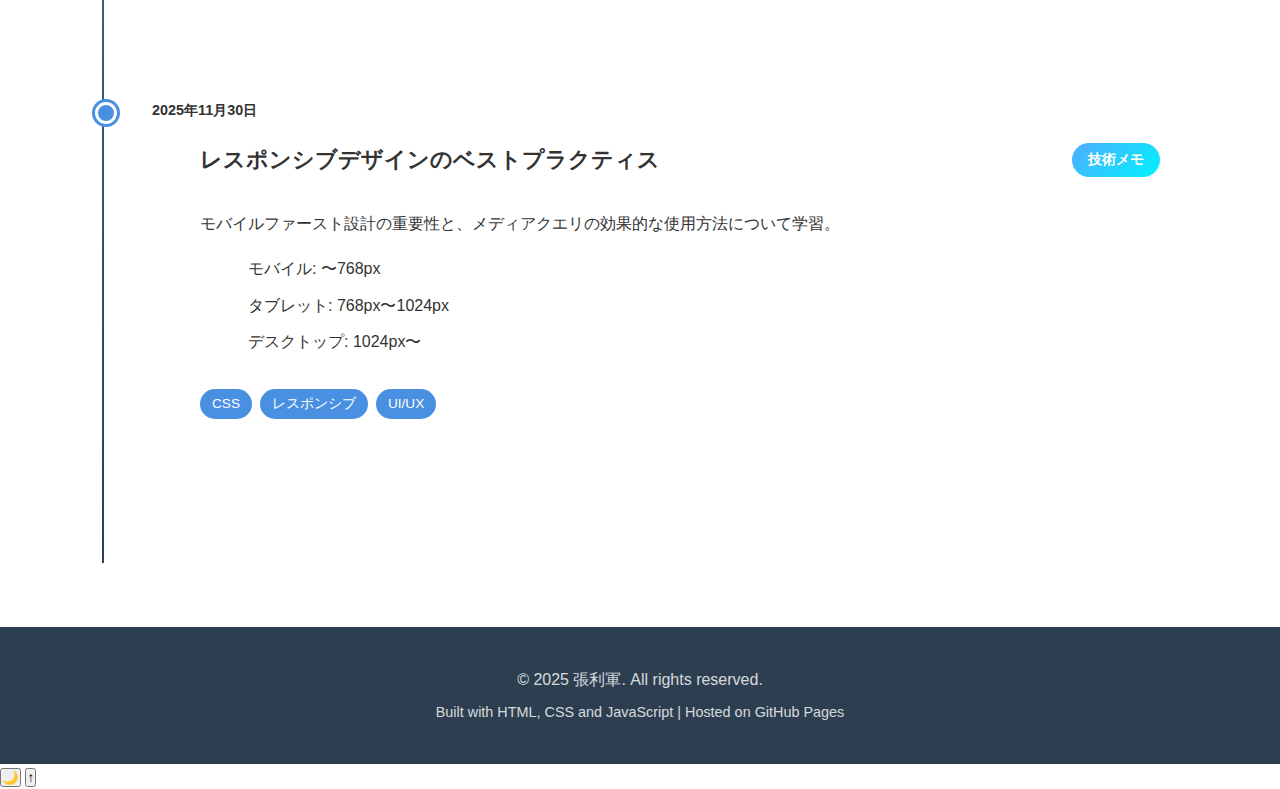
<file: memo.html>
<!DOCTYPE html>
<html lang="ja">

<head>
    <meta charset="UTF-8">
    <meta name="viewport" content="width=device-width, initial-scale=1.0">

    <!-- SEO基本タグ -->
    <meta name="description" content="張利軍の日常Memo - 学習ノート、作業ログ、技術メモを記録。金融システム開発、COBOL、Python、Javaなどの技術情報を発信しています。">
    <meta name="keywords" content="張利軍,Memo,学習ノート,技術メモ,作業ログ,システム開発,COBOL,Python,Java">
    <meta name="author" content="張利軍">
    <meta name="robots" content="index, follow">
    <meta name="language" content="Japanese">
    <link rel="canonical" href="https://lijzhang-pi.github.io/mysite/memo.html">

    <!-- Open Graph / Facebook -->
    <meta property="og:type" content="website">
    <meta property="og:url" content="https://lijzhang-pi.github.io/mysite/memo.html">
    <meta property="og:title" content="Memo - 張利軍の学習ノート・技術メモ">
    <meta property="og:description" content="日常の学習記録、作業ログ、技術メモを時系列で公開。金融システム開発の実務経験を基にした情報を発信。">
    <meta property="og:image" content="https://lijzhang-pi.github.io/mysite/assets/og-image.jpg">
    <meta property="og:locale" content="ja_JP">
    <meta property="og:site_name" content="張利軍 ポートフォリオ">

    <!-- Twitter Card -->
    <meta name="twitter:card" content="summary_large_image">
    <meta name="twitter:url" content="https://lijzhang-pi.github.io/mysite/memo.html">
    <meta name="twitter:title" content="Memo - 張利軍の学習ノート">
    <meta name="twitter:description" content="学習ノート、作業ログ、技術メモを時系列で公開。">
    <meta name="twitter:image" content="https://lijzhang-pi.github.io/mysite/assets/og-image.jpg">

    <!-- アプリケーションメタ -->
    <meta name="theme-color" content="#667eea">
    <meta name="apple-mobile-web-app-capable" content="yes">
    <meta name="apple-mobile-web-app-status-bar-style" content="black-translucent">
    <meta name="apple-mobile-web-app-title" content="張利軍 Memo">
    <meta name="format-detection" content="telephone=no">

    <title>Memo - 張利軍の学習ノート・技術メモ</title>

    <!-- リソースプリロード -->
    <link rel="preload" href="styles/main.css" as="style">
    <link rel="stylesheet" href="styles/main.css">
    <link rel="manifest" href="manifest.json">

    <!-- DNS プリフェッチ -->
    <link rel="dns-prefetch" href="https://lijzhang-pi.github.io">
</head>

<body>
    <!-- 東京時間表示 -->
    <div class="time-bar">
        <div class="container">
            <div class="time-display">
                <span class="time-icon">🕐</span>
                <span class="time-label">東京現在時刻：</span>
                <span id="tokyo-time" class="time-value">読み込み中...</span>
            </div>
        </div>
    </div>

    <!-- ナビゲーションバー -->
    <nav class="navbar" role="navigation" aria-label="メインナビゲーション">
        <div class="container">
            <div class="nav-brand">
                <h2>張 利軍</h2>
            </div>
            <button class="nav-toggle" aria-label="メニュー切替" aria-expanded="false" aria-controls="main-menu">
                <span aria-hidden="true"></span>
                <span aria-hidden="true"></span>
                <span aria-hidden="true"></span>
            </button>
            <ul class="nav-menu" id="main-menu" role="menubar">
                <li><a href="index.html" class="nav-link">ホーム</a></li>
                <li><a href="index.html#about" class="nav-link">プロフィール</a></li>
                <li><a href="index.html#experience" class="nav-link">職務経歴</a></li>
                <li><a href="index.html#skills" class="nav-link">スキル</a></li>
                <li><a href="memo.html" class="nav-link active">Memo</a></li>
                <li><a href="index.html#contact" class="nav-link">お問い合わせ</a></li>
            </ul>
        </div>
    </nav>

    <!-- Memoヒーローセクション -->
    <section class="hero memo-hero" role="banner" aria-label="Memoページイントロダクション">
        <div class="container">
            <div class="hero-content">
                <h1 class="hero-title"><span class="highlight">Memo</span></h1>
                <p class="hero-subtitle">日常メモ・学習ノート・作業ログ</p>
                <p class="hero-description">
                    技術学習、プロジェクト作業、日々の気づきを記録しています
                </p>
            </div>
        </div>
    </section>

    <!-- Memoタイムライン -->
    <section class="section memo-section">
        <div class="container">
            <h2 class="section-title">最近のMemo</h2>

            <div class="memo-timeline">
                <!-- Memo項目1 -->
                <div class="memo-item">
                    <div class="memo-date">2025年12月02日</div>
                    <div class="memo-card">
                        <div class="memo-header">
                            <h3 class="memo-title">OPCシステム</h3>
                            <span class="memo-tag tag-work">作業ログ</span>
                        </div>
                        <div class="memo-content">
                            <p>
                                バッチジョブ全体の制御はIBMパッケージのOPC（Operations Planning and Control）が行い、
                                それを補完する形で登録システム・JAGERSなどの周辺システムがある。
                                ジョブ実行タイミングができたところで、
                                ジョブ実行システムのOPCトラッカーへジョブの実行依頼を行う→ジョブが実行される→ジョブの終了→
                                ジョブの終了情報をOPCトラッカーが取得→OPCトラッカーからOPC実行監視へジョブの終了情報が伝えられる。
                            </p>
                            <ul class="memo-list">
                                <li>OPC登録システムにてOPC AD,JCLの登録</li>
                                <li>JCLはJAGERS1により展開された形でリリースされる</li>
                                <li>OPC ADの情報から当日実行ジョブネットワーク(先行後続関係を含む)を作成</li>
                                <li>当日実行ジョブのJCLを生成する</li>
                            </ul>
                        </div>
                        <div class="memo-tags">
                            <span class="tag">TSO</span>
                            <span class="tag">OPC</span>
                        </div>
                    </div>
                </div>

                <!-- Memo項目2 - サンプル -->
                <div class="memo-item">
                    <div class="memo-date">2025年12月01日</div>
                    <div class="memo-card">
                        <div class="memo-header">
                            <h3 class="memo-title">GitHubの基本操作を復習</h3>
                            <span class="memo-tag tag-study">学習ノート</span>
                        </div>
                        <div class="memo-content">
                            <p>
                                Gitの基本コマンドとGitHub Pagesのデプロイ手順を復習しました。
                            </p>
                            <ul class="memo-list">
                                <li><code>git add</code> - 変更をステージングエリアに追加</li>
                                <li><code>git commit</code> - 変更をコミット</li>
                                <li><code>git push</code> - リモートリポジトリにプッシュ</li>
                            </ul>
                        </div>
                        <div class="memo-tags">
                            <span class="tag">Git</span>
                            <span class="tag">GitHub</span>
                            <span class="tag">バージョン管理</span>
                        </div>
                    </div>
                </div>

                <!-- Memo項目3 - サンプル -->
                <div class="memo-item">
                    <div class="memo-date">2025年11月30日</div>
                    <div class="memo-card">
                        <div class="memo-header">
                            <h3 class="memo-title">レスポンシブデザインのベストプラクティス</h3>
                            <span class="memo-tag tag-tech">技術メモ</span>
                        </div>
                        <div class="memo-content">
                            <p>
                                モバイルファースト設計の重要性と、メディアクエリの効果的な使用方法について学習。
                            </p>
                            <ul class="memo-list">
                                <li>モバイル: 〜768px</li>
                                <li>タブレット: 768px〜1024px</li>
                                <li>デスクトップ: 1024px〜</li>
                            </ul>
                        </div>
                        <div class="memo-tags">
                            <span class="tag">CSS</span>
                            <span class="tag">レスポンシブ</span>
                            <span class="tag">UI/UX</span>
                        </div>
                    </div>
                </div>

                <!-- 追加のメモをここに記入できます -->

            </div>
        </div>
    </section>

    <!-- フッター -->
    <footer class="footer" role="contentinfo" aria-label="サイトフッター">
        <div class="container">
            <p>&copy; 2025 張利軍. All rights reserved.</p>
            <p class="footer-note">Built with HTML, CSS and JavaScript | Hosted on GitHub Pages</p>
        </div>
    </footer>

    <!-- テーマ切替ボタン -->
    <button class="theme-toggle" id="theme-toggle" aria-label="テーマ切替" title="ダークモード切替">
        <span id="theme-icon">🌙</span>
    </button>

    <!-- トップに戻るボタン -->
    <button class="back-to-top" id="back-to-top" aria-label="トップに戻る" title="トップに戻る">
        ↑
    </button>

    <script src="scripts/main.js" defer></script>
</body>

</html>
</file>
<file: styles/main.css>
/* ====================
   CSS 变量和基础设置
   ==================== */

:root {
    /* 颜色主题 */
    --primary-color: #4a90e2;
    --secondary-color: #2c3e50;
    --accent-color: #e74c3c;
    --text-color: #333;
    --text-light: #666;
    --bg-color: #ffffff;
    --bg-gray: #f8f9fa;
    --border-color: #e0e0e0;

    /* 字体 */
    --font-main: -apple-system, BlinkMacSystemFont, 'Segoe UI', Roboto, 'Helvetica Neue', Arial, sans-serif;

    /* 间距 */
    --spacing-xs: 0.5rem;
    --spacing-sm: 1rem;
    --spacing-md: 2rem;
    --spacing-lg: 3rem;
    --spacing-xl: 4rem;

    /* 其他 */
    --border-radius: 8px;
    --transition: all 0.3s ease;
    --shadow: 0 2px 10px rgba(0, 0, 0, 0.1);
    --shadow-hover: 0 4px 20px rgba(0, 0, 0, 0.15);
}

/* ====================
   基础重置
   ==================== */

* {
    margin: 0;
    padding: 0;
    box-sizing: border-box;
}

html {
    scroll-behavior: smooth;
}

body {
    font-family: var(--font-main);
    color: var(--text-color);
    line-height: 1.6;
    background-color: var(--bg-color);
}

img {
    max-width: 100%;
    height: auto;
    display: block;
}

a {
    text-decoration: none;
    color: inherit;
    transition: var(--transition);
}

ul {
    list-style: none;
}

/* ====================
   通用样式
   ==================== */

.container {
    max-width: 1200px;
    margin: 0 auto;
    padding: 0 var(--spacing-md);
}

.section {
    padding: var(--spacing-xl) 0;
}

.section-title {
    font-size: 2.5rem;
    text-align: center;
    margin-bottom: var(--spacing-lg);
    color: var(--secondary-color);
    position: relative;
}

.section-title::after {
    content: '';
    display: block;
    width: 60px;
    height: 4px;
    background: var(--primary-color);
    margin: var(--spacing-sm) auto 0;
    border-radius: 2px;
}

/* 按钮样式 */
.btn {
    display: inline-block;
    padding: 0.75rem 1.5rem;
    border-radius: var(--border-radius);
    font-weight: 600;
    transition: var(--transition);
    cursor: pointer;
    border: 2px solid transparent;
}

.btn-primary {
    background: var(--primary-color);
    color: white;
}

.btn-primary:hover {
    background: #3a7bc8;
    transform: translateY(-2px);
    box-shadow: var(--shadow-hover);
}

.btn-small {
    padding: 0.5rem 1rem;
    font-size: 0.9rem;
}

.btn-outline {
    background: transparent;
    border-color: var(--primary-color);
    color: var(--primary-color);
}

.btn-outline:hover {
    background: var(--primary-color);
    color: white;
}

/* ====================
   時間バー
   ==================== */

.time-bar {
    position: fixed;
    top: 0;
    width: 100%;
    background: linear-gradient(135deg, #667eea 0%, #764ba2 100%);
    color: white;
    padding: 0.5rem 0;
    z-index: 1001;
    box-shadow: 0 2px 5px rgba(0, 0, 0, 0.1);
}

.time-display {
    display: flex;
    align-items: center;
    justify-content: center;
    gap: 0.5rem;
    font-size: 0.9rem;
}

.time-icon {
    font-size: 1.2rem;
    animation: pulse 2s ease-in-out infinite;
}

.time-label {
    font-weight: 500;
}

.time-value {
    font-weight: 700;
    font-size: 1rem;
    letter-spacing: 0.5px;
    background: rgba(255, 255, 255, 0.2);
    padding: 0.25rem 0.75rem;
    border-radius: 15px;
}

@keyframes pulse {
    0%, 100% {
        transform: scale(1);
    }
    50% {
        transform: scale(1.1);
    }
}

/* ====================
   导航栏
   ==================== */

.navbar {
    position: fixed;
    top: 40px;
    width: 100%;
    background: white;
    box-shadow: var(--shadow);
    z-index: 1000;
}

.navbar .container {
    display: flex;
    justify-content: space-between;
    align-items: center;
    padding: var(--spacing-sm) var(--spacing-md);
}

.nav-brand h2 {
    color: var(--primary-color);
    font-size: 1.5rem;
}

.nav-menu {
    display: flex;
    gap: var(--spacing-md);
}

.nav-link {
    color: var(--text-color);
    font-weight: 500;
    padding: 0.5rem 0;
    position: relative;
}

.nav-link::after {
    content: '';
    position: absolute;
    bottom: 0;
    left: 0;
    width: 0;
    height: 2px;
    background: var(--primary-color);
    transition: width 0.3s ease;
}

.nav-link:hover::after {
    width: 100%;
}

.nav-toggle {
    display: none;
    flex-direction: column;
    background: none;
    border: none;
    cursor: pointer;
    padding: 0.5rem;
}

.nav-toggle span {
    width: 25px;
    height: 3px;
    background: var(--text-color);
    margin: 3px 0;
    transition: var(--transition);
    border-radius: 2px;
}

/* ====================
   首页/英雄区
   ==================== */

.hero {
    min-height: 100vh;
    display: flex;
    align-items: center;
    background: linear-gradient(135deg, #667eea 0%, #764ba2 100%);
    color: white;
    padding-top: 120px;
}

.hero-content {
    text-align: center;
    animation: fadeInUp 1s ease;
}

.hero-title {
    font-size: 3.5rem;
    margin-bottom: var(--spacing-sm);
}

.highlight {
    color: #ffd700;
}

.hero-subtitle {
    font-size: 1.5rem;
    margin-bottom: var(--spacing-sm);
    opacity: 0.9;
}

.hero-description {
    font-size: 1.1rem;
    margin-bottom: var(--spacing-md);
    opacity: 0.8;
    max-width: 600px;
    margin-left: auto;
    margin-right: auto;
}

/* ====================
   关于我
   ==================== */

.about {
    background: var(--bg-gray);
}

.about-content {
    max-width: 800px;
    margin: 0 auto;
}

.about-text p {
    font-size: 1.1rem;
    line-height: 1.8;
    margin-bottom: var(--spacing-sm);
    color: var(--text-light);
}

/* ====================
   项目展示
   ==================== */

.projects-grid {
    display: grid;
    grid-template-columns: repeat(auto-fit, minmax(300px, 1fr));
    gap: var(--spacing-md);
    margin-top: var(--spacing-md);
}

.project-card {
    background: white;
    border-radius: var(--border-radius);
    overflow: hidden;
    box-shadow: var(--shadow);
    transition: var(--transition);
}

.project-card:hover {
    transform: translateY(-5px);
    box-shadow: var(--shadow-hover);
}

.project-image {
    height: 200px;
    background: var(--bg-gray);
}

.project-placeholder {
    height: 100%;
    display: flex;
    align-items: center;
    justify-content: center;
    color: var(--text-light);
    font-size: 1.2rem;
}

.project-info {
    padding: var(--spacing-md);
}

.project-title {
    font-size: 1.5rem;
    margin-bottom: var(--spacing-sm);
    color: var(--secondary-color);
}

.project-description {
    color: var(--text-light);
    margin-bottom: var(--spacing-sm);
}

.project-tags {
    display: flex;
    gap: var(--spacing-xs);
    flex-wrap: wrap;
    margin-bottom: var(--spacing-sm);
}

.tag {
    background: var(--primary-color);
    color: white;
    padding: 0.25rem 0.75rem;
    border-radius: 20px;
    font-size: 0.85rem;
}

.project-links {
    display: flex;
    gap: var(--spacing-sm);
}

/* ====================
   技能
   ==================== */

.skills {
    background: var(--bg-gray);
}

.skills-grid {
    display: grid;
    grid-template-columns: repeat(auto-fit, minmax(250px, 1fr));
    gap: var(--spacing-md);
    margin-top: var(--spacing-md);
}

.skill-category {
    background: white;
    padding: var(--spacing-md);
    border-radius: var(--border-radius);
    box-shadow: var(--shadow);
}

.skill-category-title {
    font-size: 1.3rem;
    margin-bottom: var(--spacing-sm);
    color: var(--primary-color);
}

.skill-list li {
    padding: var(--spacing-xs) 0;
    color: var(--text-light);
    position: relative;
    padding-left: 1.5rem;
}

.skill-list li::before {
    content: '▹';
    position: absolute;
    left: 0;
    color: var(--primary-color);
    font-weight: bold;
}

/* ====================
   联系方式
   ==================== */

.contact-content {
    max-width: 800px;
    margin: 0 auto;
    text-align: center;
}

.contact-intro {
    font-size: 1.1rem;
    margin-bottom: var(--spacing-lg);
    color: var(--text-light);
}

.contact-methods {
    display: grid;
    grid-template-columns: repeat(auto-fit, minmax(200px, 1fr));
    gap: var(--spacing-md);
}

.contact-item {
    background: var(--bg-gray);
    padding: var(--spacing-md);
    border-radius: var(--border-radius);
    transition: var(--transition);
}

.contact-item:hover {
    transform: translateY(-5px);
    box-shadow: var(--shadow);
}

.contact-icon {
    font-size: 3rem;
    margin-bottom: var(--spacing-sm);
}

.contact-item h3 {
    margin-bottom: var(--spacing-xs);
    color: var(--secondary-color);
}

.contact-item p {
    color: var(--text-light);
}

.contact-item a {
    color: var(--primary-color);
}

.contact-item a:hover {
    text-decoration: underline;
}

/* ====================
   页脚
   ==================== */

.footer {
    background: var(--secondary-color);
    color: white;
    text-align: center;
    padding: var(--spacing-md) 0;
}

.footer p {
    margin: 0.5rem 0;
    opacity: 0.8;
}

.footer-note {
    font-size: 0.9rem;
}

/* ====================
   动画
   ==================== */

@keyframes fadeInUp {
    from {
        opacity: 0;
        transform: translateY(30px);
    }
    to {
        opacity: 1;
        transform: translateY(0);
    }
}

/* ====================
   プロフィールセクション追加スタイル
   ==================== */

.about-grid {
    display: grid;
    grid-template-columns: 2fr 1fr;
    gap: var(--spacing-lg);
    margin-top: var(--spacing-md);
}

.about-text h3,
.about-info h3 {
    color: var(--primary-color);
    margin-bottom: var(--spacing-sm);
    font-size: 1.3rem;
}

.info-list {
    list-style: none;
    padding: 0;
}

.info-list li {
    padding: var(--spacing-xs) 0;
    border-bottom: 1px solid var(--border-color);
}

.info-list li:last-child {
    border-bottom: none;
}

/* ====================
   タイムライン（職務経歴）
   ==================== */

.timeline {
    position: relative;
    max-width: 900px;
    margin: 0 auto;
}

.timeline::before {
    content: '';
    position: absolute;
    left: 0;
    top: 0;
    bottom: 0;
    width: 3px;
    background: var(--primary-color);
}

.timeline-item {
    position: relative;
    padding-left: var(--spacing-lg);
    padding-bottom: var(--spacing-lg);
}

.timeline-item::before {
    content: '';
    position: absolute;
    left: -6px;
    top: 0;
    width: 15px;
    height: 15px;
    border-radius: 50%;
    background: var(--primary-color);
    border: 3px solid white;
    box-shadow: 0 0 0 3px var(--primary-color);
}

.timeline-date {
    color: var(--primary-color);
    font-weight: 600;
    margin-bottom: var(--spacing-sm);
    font-size: 1.1rem;
}

.project-header {
    display: flex;
    justify-content: space-between;
    align-items: center;
    margin-bottom: var(--spacing-sm);
    flex-wrap: wrap;
    gap: var(--spacing-sm);
}

.role-badge {
    background: var(--accent-color);
    color: white;
    padding: 0.3rem 0.8rem;
    border-radius: 20px;
    font-size: 0.85rem;
    font-weight: 600;
}

.project-details {
    display: grid;
    grid-template-columns: repeat(auto-fit, minmax(200px, 1fr));
    gap: var(--spacing-sm);
    margin: var(--spacing-sm) 0;
    padding: var(--spacing-sm);
    background: var(--bg-gray);
    border-radius: var(--border-radius);
}

/* ====================
   スキルセクション追加スタイル
   ==================== */

.skills-container {
    display: grid;
    grid-template-columns: repeat(auto-fit, minmax(300px, 1fr));
    gap: var(--spacing-md);
    margin-top: var(--spacing-md);
}

.skill-items {
    display: flex;
    flex-direction: column;
    gap: var(--spacing-sm);
}

.skill-item {
    display: flex;
    justify-content: space-between;
    align-items: center;
    padding: var(--spacing-xs);
    background: var(--bg-gray);
    border-radius: 5px;
    transition: var(--transition);
}

.skill-item:hover {
    background: #e8f4f8;
    transform: translateX(5px);
}

.skill-name {
    font-weight: 500;
}

.skill-level {
    font-size: 0.85rem;
    padding: 0.25rem 0.6rem;
    border-radius: 12px;
    font-weight: 600;
}

.level-a {
    background: #d4edda;
    color: #155724;
}

.level-b {
    background: #d1ecf1;
    color: #0c5460;
}

.level-c {
    background: #fff3cd;
    color: #856404;
}

.level-d {
    background: #f8d7da;
    color: #721c24;
}

/* ====================
   响応式設計
   ==================== */

@media (max-width: 768px) {
    /* 导航栏 */
    .nav-toggle {
        display: flex;
    }

    .nav-menu {
        position: absolute;
        top: 100%;
        left: 0;
        right: 0;
        background: white;
        flex-direction: column;
        padding: var(--spacing-md);
        box-shadow: var(--shadow);
        gap: var(--spacing-sm);
        max-height: 0;
        overflow: hidden;
        transition: max-height 0.3s ease;
    }

    .nav-menu.active {
        max-height: 500px;
    }

    /* 英雄区 */
    .hero-title {
        font-size: 2.5rem;
    }

    .hero-subtitle {
        font-size: 1.2rem;
    }

    /* 章节标题 */
    .section-title {
        font-size: 2rem;
    }

    /* 项目卡片 */
    .projects-grid {
        grid-template-columns: 1fr;
    }

    /* 技能 */
    .skills-grid {
        grid-template-columns: 1fr;
    }

    /* 联系方式 */
    .contact-methods {
        grid-template-columns: 1fr;
    }

    /* プロフィール */
    .about-grid {
        grid-template-columns: 1fr;
    }

    /* タイムライン */
    .timeline::before {
        left: 0;
    }

    .timeline-item {
        padding-left: var(--spacing-md);
    }

    /* スキル */
    .skills-container {
        grid-template-columns: 1fr;
    }
}

@media (max-width: 480px) {
    .hero-title {
        font-size: 2rem;
    }

    .section {
        padding: var(--spacing-md) 0;
    }

    .container {
        padding: 0 var(--spacing-sm);
    }
}

/* ============================================
   Memo ページスタイル
   ============================================ */

/* Memoヒーローセクション */
.memo-hero {
    padding-top: 150px;
    padding-bottom: var(--spacing-xl);
    min-height: 50vh;
    display: flex;
    align-items: center;
}

.memo-hero .hero-content {
    text-align: center;
    width: 100%;
}

.memo-hero .hero-title {
    font-size: 3rem;
    margin-bottom: var(--spacing-md);
    line-height: 1.2;
}

.memo-hero .hero-subtitle {
    text-align: center;
    margin-bottom: var(--spacing-sm);
}

.memo-hero .hero-description {
    text-align: center;
}

/* Memoセクション */
.memo-section {
    background-color: var(--bg-color);
}

/* Memoタイムライン */
.memo-timeline {
    position: relative;
    padding: var(--spacing-lg) 0;
}

.memo-timeline::before {
    content: '';
    position: absolute;
    left: 30px;
    top: 0;
    bottom: 0;
    width: 2px;
    background: linear-gradient(to bottom, var(--primary-color), var(--secondary-color));
}

/* Memo項目 */
.memo-item {
    position: relative;
    padding-left: 80px;
    margin-bottom: var(--spacing-lg);
}

.memo-item::before {
    content: '';
    position: absolute;
    left: 23px;
    top: 8px;
    width: 16px;
    height: 16px;
    background-color: var(--primary-color);
    border-radius: 50%;
    border: 3px solid var(--bg-color);
    box-shadow: 0 0 0 3px var(--primary-color);
}

/* Memo日付 */
.memo-date {
    position: absolute;
    left: 80px;
    top: 5px;
    font-size: 0.9rem;
    color: var(--text-secondary);
    font-weight: 600;
    white-space: nowrap;
}

/* Memoカード */
.memo-card {
    background: white;
    border-radius: var(--border-radius);
    padding: var(--spacing-lg);
    box-shadow: var(--shadow-md);
    transition: all var(--transition-speed);
    margin-top: 35px;
}

.memo-card:hover {
    transform: translateY(-5px);
    box-shadow: var(--shadow-lg);
}

/* Memoヘッダー */
.memo-header {
    display: flex;
    align-items: center;
    justify-content: space-between;
    margin-bottom: var(--spacing-md);
    flex-wrap: wrap;
    gap: var(--spacing-sm);
}

.memo-title {
    color: var(--text-primary);
    font-size: 1.4rem;
    margin: 0;
    flex: 1;
}

.memo-tag {
    display: inline-block;
    padding: 6px 16px;
    border-radius: 20px;
    font-size: 0.85rem;
    font-weight: 600;
    white-space: nowrap;
}

.memo-tag.tag-work {
    background: linear-gradient(135deg, #667eea 0%, #764ba2 100%);
    color: white;
}

.memo-tag.tag-study {
    background: linear-gradient(135deg, #f093fb 0%, #f5576c 100%);
    color: white;
}

.memo-tag.tag-tech {
    background: linear-gradient(135deg, #4facfe 0%, #00f2fe 100%);
    color: white;
}

.memo-tag.tag-idea {
    background: linear-gradient(135deg, #43e97b 0%, #38f9d7 100%);
    color: white;
}

/* Memoコンテンツ */
.memo-content {
    color: var(--text-secondary);
    line-height: 1.8;
    margin-bottom: var(--spacing-md);
}

.memo-content p {
    margin-bottom: var(--spacing-sm);
}

.memo-content code {
    background-color: #f4f4f4;
    padding: 2px 6px;
    border-radius: 4px;
    font-family: 'Courier New', monospace;
    font-size: 0.9em;
    color: #e83e8c;
}

/* Memoリスト */
.memo-list {
    margin: var(--spacing-sm) 0;
    padding-left: var(--spacing-lg);
}

.memo-list li {
    margin-bottom: var(--spacing-xs);
    color: var(--text-secondary);
}

/* Memoタグ */
.memo-tags {
    display: flex;
    flex-wrap: wrap;
    gap: var(--spacing-xs);
}

/* ============================================
   Memo ページ レスポンシブ対応
   ============================================ */

@media (max-width: 768px) {
    /* Memoタイムライン */
    .memo-timeline::before {
        left: 15px;
    }

    .memo-item {
        padding-left: 50px;
    }

    .memo-item::before {
        left: 8px;
    }

    .memo-date {
        position: static;
        display: block;
        margin-bottom: var(--spacing-xs);
        font-size: 0.85rem;
    }

    .memo-card {
        margin-top: var(--spacing-sm);
    }

    .memo-title {
        font-size: 1.2rem;
    }

    .memo-hero .hero-title {
        font-size: 2.2rem;
    }
}

@media (max-width: 480px) {
    .memo-item {
        padding-left: 40px;
    }

    .memo-card {
        padding: var(--spacing-md);
    }

    .memo-title {
        font-size: 1.1rem;
    }

    .memo-tag {
        font-size: 0.75rem;
        padding: 4px 12px;
    }

    .memo-hero .hero-title {
        font-size: 1.8rem;
    }
}
</file>
